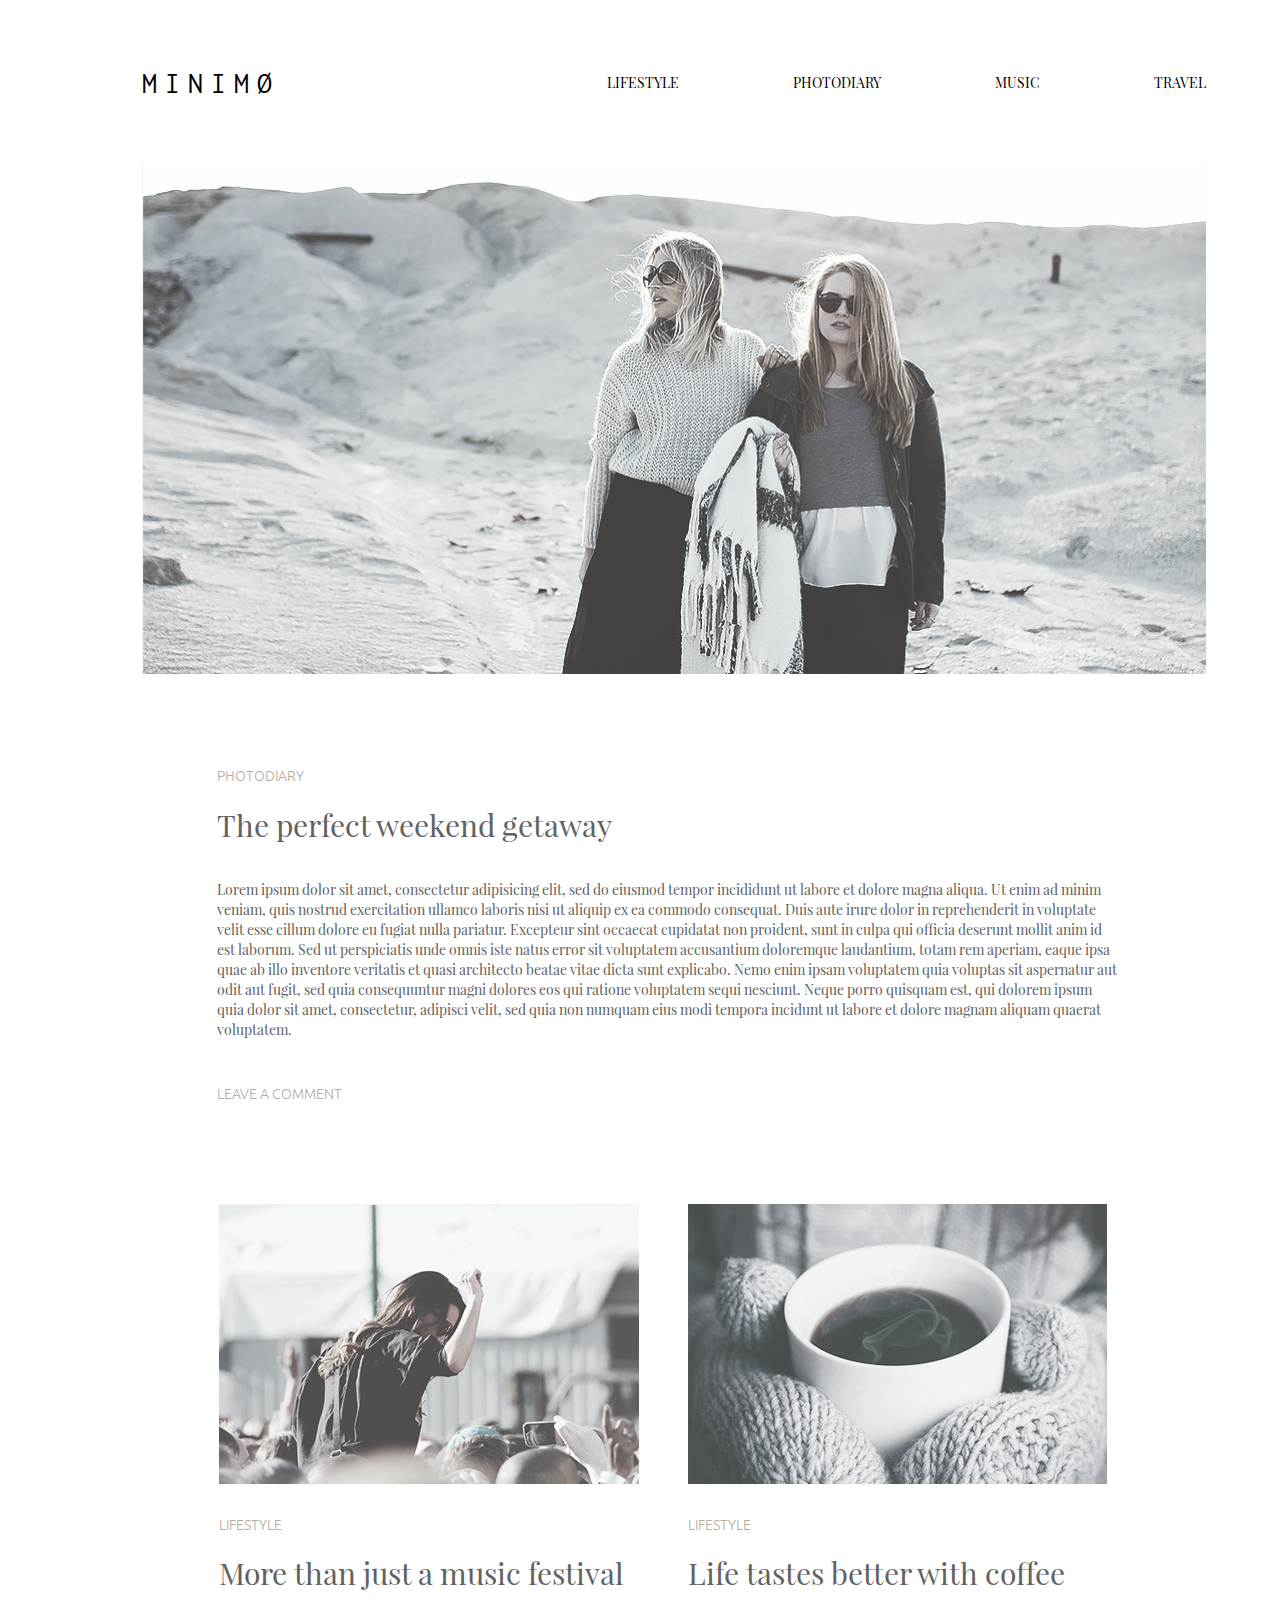
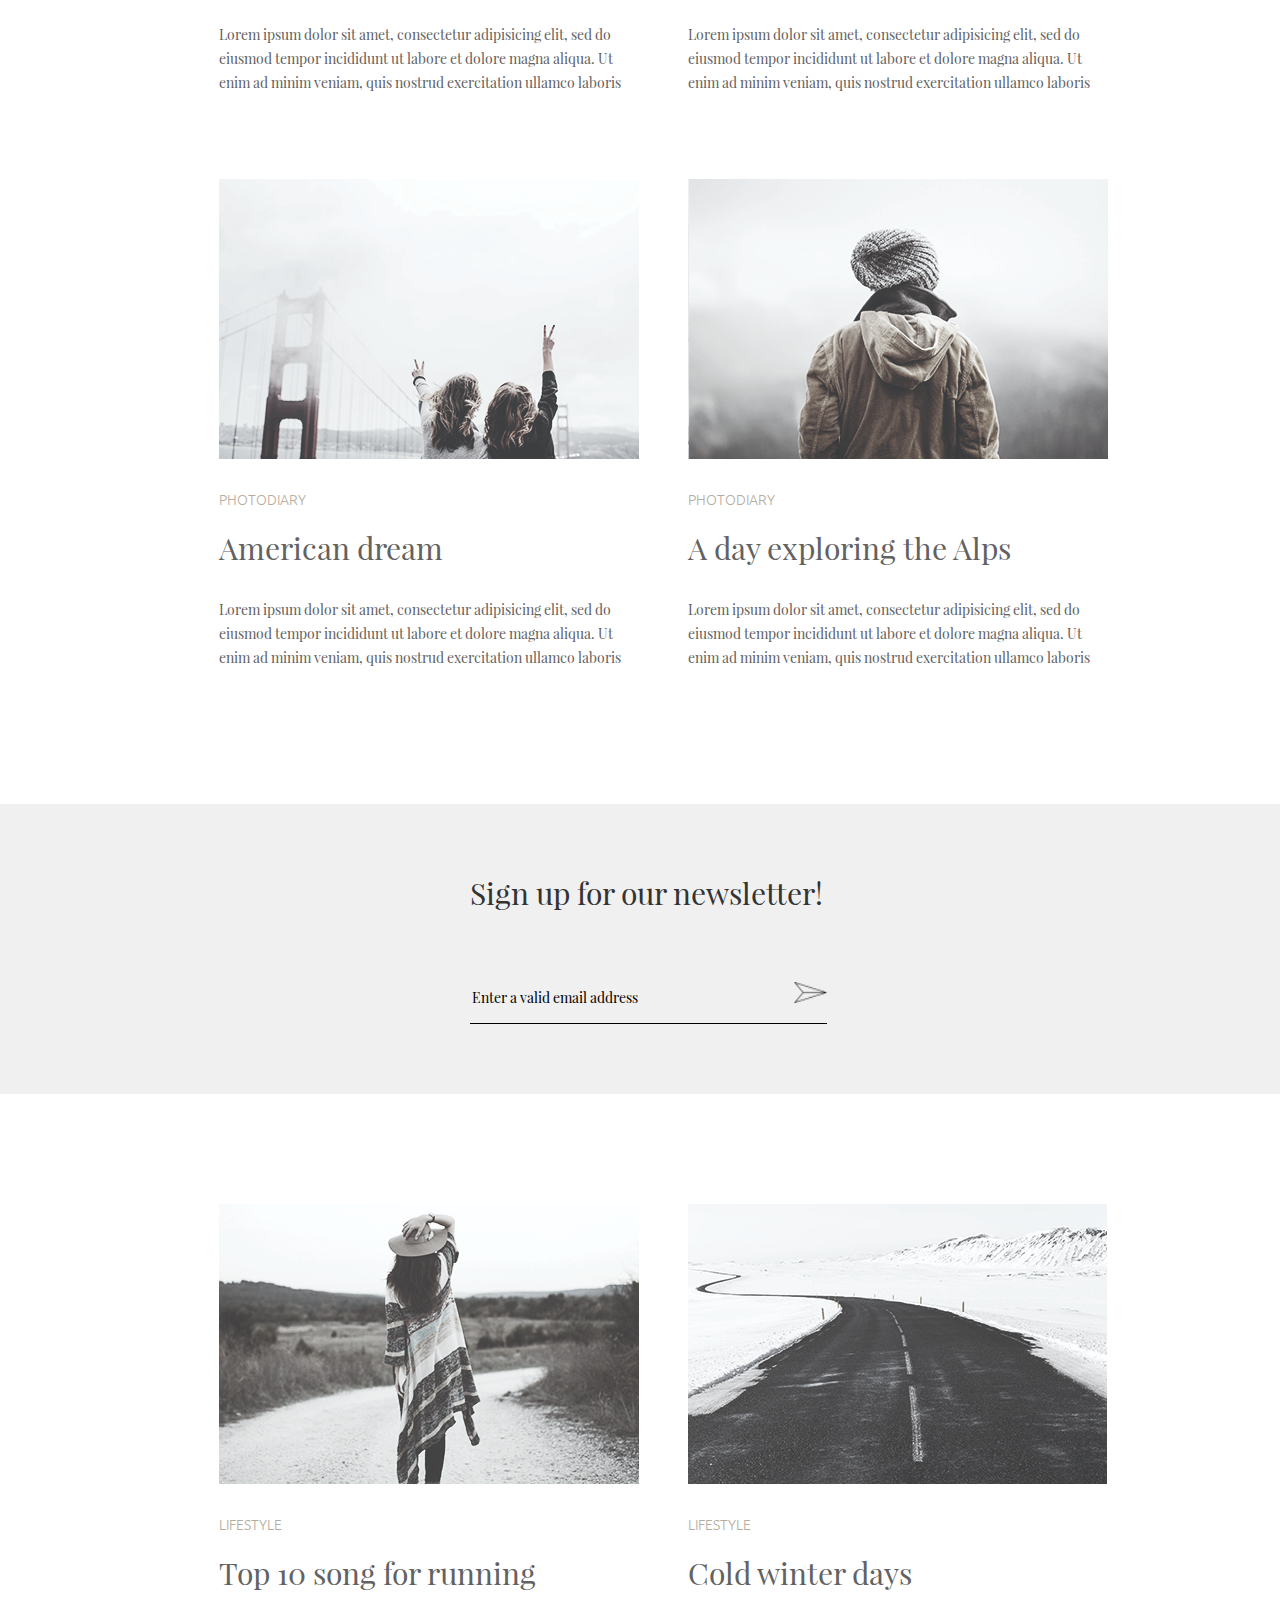
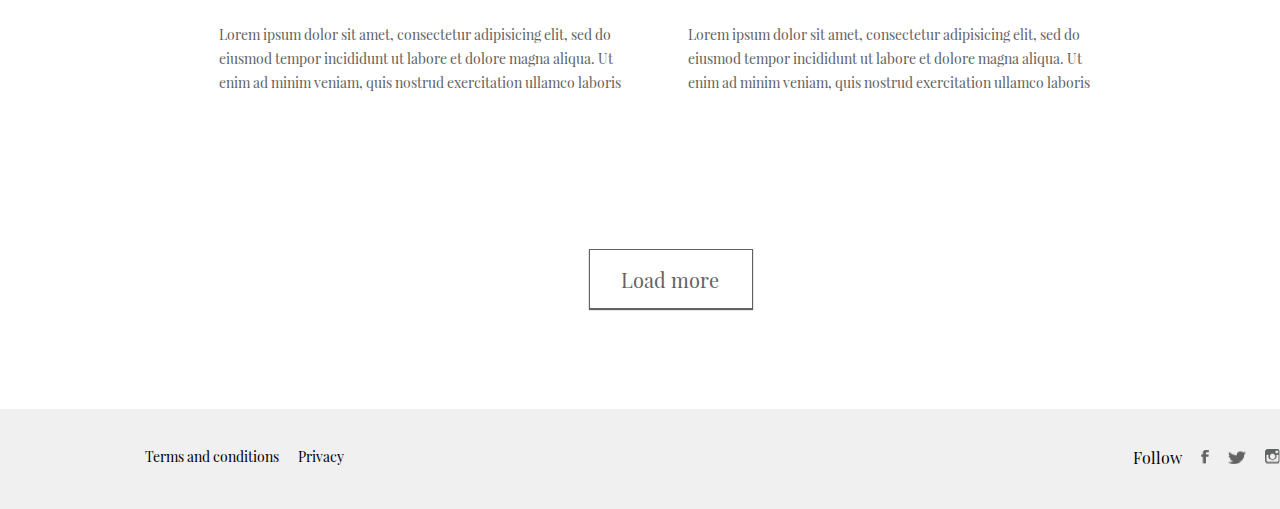
<file: index.html>
<!DOCTYPE html>
<html>
<head>
	<title>Project</title>
	<meta charset="utf-8">
	<link rel="stylesheet" type="text/css" href="css/reset.css">
	<link rel="stylesheet" type="text/css" href="css/style.css">
	<link rel="stylesheet" type="text/css" href="css/stylesheet1.css"><!--Inconsolata-->
	<link rel="stylesheet" type="text/css" href="css/stylesheet2.css"><!--playFair-->
	<link rel="stylesheet" type="text/css" href="css/stylesheet3.css"><!--UbuntuLight-->
</head>
<body>
	<div class="main-container">
		<header class="header">
			<h1 class="h1 uppercase floatleft">
				minimø
			</h1>
			<nav class="nav floatright">
				<ul class="nav-ul">
					<li class="nav-li inline-b uppercase">
						<a href="#1" class="nav-a">lifestyle</a>
					</li>
					<li class="nav-li inline-b uppercase">
						<a href="#2" class="nav-a">photodiary</a>
					</li>
					<li class="nav-li inline-b uppercase">
						<a href="#3" class="nav-a">music</a>
					</li>
					<li class="nav-li inline-b uppercase">
						<a href="#4" class="nav-a">travel</a>
					</li>
				</ul>
			</nav>
		</header>
		<section class="section1" id="1">
			<div class="section1-div1"></div>
			<div class="section1-div2">
				<div class="div-contained">
					<h4 class="section1-div2-h4 uppercase">photodiary</h4>
					<h1 class="section1-div2-h1">The perfect weekend getaway</h1>
					<p class="section1-div2-p">Lorem ipsum dolor sit amet, consectetur adipisicing elit, sed do eiusmod tempor incididunt ut labore et dolore magna aliqua. Ut enim ad minim veniam, quis nostrud exercitation ullamco laboris nisi ut aliquip ex ea commodo consequat. Duis aute irure dolor in reprehenderit in voluptate velit esse cillum dolore eu fugiat nulla pariatur. Excepteur sint occaecat cupidatat non proident, sunt in culpa qui officia deserunt mollit anim id est laborum. Sed ut perspiciatis unde omnis iste natus error sit voluptatem accusantium doloremque laudantium, totam rem aperiam, eaque ipsa quae ab illo inventore veritatis et quasi architecto beatae vitae dicta sunt explicabo. Nemo enim ipsam voluptatem quia voluptas sit aspernatur aut odit aut fugit, sed quia consequuntur magni dolores eos qui ratione voluptatem sequi nesciunt. Neque porro quisquam est, qui dolorem ipsum quia dolor sit amet, consectetur, adipisci velit, sed quia non numquam eius modi tempora incidunt ut labore et dolore magnam aliquam quaerat voluptatem.</p>
					<h4 class="section1-div2-h4 uppercase">Leave a comment</h4>
				</div>
			</div>
		</section>
		<section class="section2" id="2">
			<div class="section2-div box1 inline-b">
				<img src="img/21.jpg" class="box-image" alt="image">
				<h4 class="box-h4 uppercase">Lifestyle</h4>
				<h1 class="box-h1">More than just a music festival </h1>
				<p class="box-p">Lorem ipsum dolor sit amet, consectetur adipisicing elit, sed do eiusmod tempor incididunt ut labore et dolore magna aliqua. Ut enim ad minim veniam, quis nostrud exercitation ullamco laboris</p>
			</div>
			<div class="section2-div box2 inline-b">
				<img src="img/22.jpg" class="box-image" alt="image">
				<h4 class="box-h4 uppercase">Lifestyle</h4>
				<h1 class="box-h1">Life tastes better with coffee</h1>
				<p class="box-p">Lorem ipsum dolor sit amet, consectetur adipisicing elit, sed do eiusmod tempor incididunt ut labore et dolore magna aliqua. Ut enim ad minim veniam, quis nostrud exercitation ullamco laboris</p>
			</div>
		</section>
		<section class="section2">
			<div class="section2-div box1 inline-b">
				<img src="img/31.jpg" class="box-image" alt="image">
				<h4 class="box-h4 uppercase">photodiary</h4>
				<h1 class="box-h1">American dream</h1>
				<p class="box-p">Lorem ipsum dolor sit amet, consectetur adipisicing elit, sed do eiusmod tempor incididunt ut labore et dolore magna aliqua. Ut enim ad minim veniam, quis nostrud exercitation ullamco laboris</p>
			</div>
			<div class="section2-div box2 inline-b">
				<img src="img/32.jpg" class="box-image" alt="image">
				<h4 class="box-h4 uppercase">photodiary</h4>
				<h1 class="box-h1">A day exploring the Alps</h1>
				<p class="box-p">Lorem ipsum dolor sit amet, consectetur adipisicing elit, sed do eiusmod tempor incididunt ut labore et dolore magna aliqua. Ut enim ad minim veniam, quis nostrud exercitation ullamco laboris</p>
			</div>
		</section>
	</div>
	<div class="grey-container" id="3">
		<h1 class="grey-cont-h1">Sign up for our newsletter!</h1>
		<div class="form-div">
			<form>
				<input type="email" name="email" value="Enter a valid email address">
				<input type="image" src="img/submit.png" alt="Submit" width="33" 
				height="21">
			</form>
		</div>
	</div>
	<div class="main-container">
		<section class="section2">
			<div class="section2-div box1 inline-b">
				<img src="img/41.jpg" class="box-image" alt="image">
				<h4 class="box-h4 uppercase">Lifestyle</h4>
				<h1 class="box-h1">Top 10 song for running</h1>
				<p class="box-p">Lorem ipsum dolor sit amet, consectetur adipisicing elit, sed do eiusmod tempor incididunt ut labore et dolore magna aliqua. Ut enim ad minim veniam, quis nostrud exercitation ullamco laboris</p>
			</div>
			<div class="section2-div box2 inline-b">
				<img src="img/42.jpg" class="box-image" alt="image">
				<h4 class="box-h4 uppercase">Lifestyle</h4>
				<h1 class="box-h1">Cold winter days</h1>
				<p class="box-p">Lorem ipsum dolor sit amet, consectetur adipisicing elit, sed do eiusmod tempor incididunt ut labore et dolore magna aliqua. Ut enim ad minim veniam, quis nostrud exercitation ullamco laboris</p>
			</div>
		</section>
		<div class="little-div">
			Load more
		</div>
	</div>
	<footer class="footer" id="4">
		<div class="footer-div floatleft">
			<h2 class="footer-h2 inline-b">Terms and conditions</h2>
			<h2 class="footer-h2 inline-b">Privacy</h2>
		</div>
		<nav class="footer-nav floatright">
			<ul class="nav-ul">
				<li class="nav-li inline-b">Follow</li>
				<li class="nav-li inline-b">
					<a href="https://www.facebook.com">
						<img src="img/fb.png" class="img1" alt="facebook">
					</a>
				</li>
				<li class="nav-li inline-b">
					<a href="https://www.twitter.com">
						<img src="img/twit.png" class="img2" alt="twitter">
					</a>
				</li>
				<li class="nav-li inline-b">
					<a href="https://www.instagram.com">
						<img src="img/ins.png" class="img3" alt="instagram">
					</a>
				</li>
			</ul>
		</nav>
	</footer>
</body>
</html>
</file>
<file: css/style.css>
.main-container{
	width: 1200px;
	margin-left: 74px;
}

/*main functions*/
.inline-b{
	display: inline-block;
}

.uppercase{
	text-transform: uppercase;
}
.floatleft{
	float: left;
}
.floatright{
	float: right;
}
/*main functions*/

/*header*/
header{
	height: 164px;
	padding: 68px;
}
header h1{
	font-size: 30px;
	font-family: 'Inconsolata';
	margin-right: 210px;
	letter-spacing: 8px;
}
.nav-li a{
	font-size: 14px;
	font-family: 'Playfair Display';
	margin-left: 110px;
	line-height: 30px;
}
/*header*/

/*first section*/
.section1{
	height: 1010px;
}
.section1-div1{
	height: 510px;
	background-image: url('../img/img1.jpg');
	background-repeat: no-repeat;
	background-size: contain;
	background-position: center;
}
.section1-div2{
	height: 500px;
}
.div-contained{
	width: 900px;
	height: 360px;
	margin-top: 95px;
	margin-left: 143px;
}
.section1-div2-h4{
	font-size: 14px;
	font-family: 'Ubuntu';
	color: #B4AD9E;
	margin-bottom: 27px;
}
.section1-div2-h1{
	font-size: 30px;
	font-family: 'Playfair Display';
	color: #626262;
	margin-bottom: 40px;
}
.section1-div2-p{
	font-size: 14px;
	font-family: 'Playfair Display';
	color: #626262;
	margin-bottom: 47px;
	line-height: 20px;
}
.section1-div2-h4{
	font-size: 14px;
	font-family: 'Ubuntu';
	color: #B4AD9E;
}
/*first section*/

/*sections of boxes*/
.section2{
	height: 575px;
}

.section2-div{
	width: 420px;
	height: 485px;
}

.box1{
	margin: 30px 45px 30px 145px;
}

.box2{
	margin: 30px 145px 30px auto;
}

.box-image{
	margin-bottom: 31px;
}
.box-h4{
    margin-bottom: 26px;
    font-size: 14px;
    font-family: 'Ubuntu';
    color: #B4AD9E;
}
.box-h1{
    margin-bottom: 35px;
    font-size: 30px;
    font-family: 'Playfair Display';
    color: #626262;
}
.box-p{
	font-size: 14px;
	font-family: 'Playfair Display';
	line-height: 24px;
	color: #626262;
}
/*sections of boxes*/

/*grey container*/
.grey-container{
	width: 1349px;
	height: 290px;
	background-color: #F0F0F0;
	margin-top: 80px;
	margin-bottom: 80px;
}
.grey-cont-h1{
	font-size: 30px;
	font-family: 'Playfair Display';
	color: #333333;
	padding-left: 470px;
	padding-top: 74px;
}
.form-div{
	padding-left: 470px;
	padding-top: 74px;
}
form{
	display: inline-block;
	padding-bottom: 15px;
	border-bottom: 1px solid black;
}
input[type=email]{
	width: 320px;
	background-color:#F0F0F0;
	border: none;
	font-size: 14px;
	font-family: 'Playfair Display';
}
/*grey container*/

/*lead-more*/
.little-div{
	margin: 100px auto 100px 515px;
	padding: 20px 31px;
	width: 164px;
	height: 60px;
	border: 1px solid #626262;
	box-shadow: 0 1px 1px 0 #626262;
	font-size: 20px;
	font-family: 'Playfair Display';
	color: #626262;
	/*line-height: 30px;*/
}
/*lead-more*/

/*footer*/
footer{
	width: 1349px;
	height: 100px;
	background: #F0F0F0;
}
footer div{
	width: 211px;
	height: 15px;
	margin-top: 40px;
	margin-left: 145px;
}
.footer-h2:first-child{
	margin-right: 15px;
}
.footer-nav{
	margin-top: 35px;
	margin-right: 69px;
}
.footer-h2{
	font-size: 14px;
	font-family: 'Playfair Display';
}
footer .nav-li a{
	margin-left: 15px;
}
.img1{
	width: 8px;
	height: 14px;
}
.img2{
	width: 18px;
	height: 13px;
}
.img3{
	width: 15px;
	height: 15px;
}
footer .nav-li:first-child{
	font-family: 14px;
	font-family: 'Playfair Display';
}
/*footer*/
</file>
<file: css/stylesheet1.css>
@font-face {
    font-family: 'Inconsolata';
    src: url('../fonts/Inconsolata-Regular/Inconsolata-Regular.eot');
    src: url('../fonts/Inconsolata-Regular/Inconsolata-Regular.eot?#iefix') format('embedded-opentype'),
        url('../fonts/Inconsolata-Regular/Inconsolata-Regular.woff2') format('woff2'),
        url('../fonts/Inconsolata-Regular/Inconsolata-Regular.woff') format('woff'),
        url('../fonts/Inconsolata-Regular/Inconsolata-Regular.ttf') format('truetype'),
        url('../fonts/Inconsolata-Regular/Inconsolata-Regular.svg#Inconsolata-Regular') format('svg');
    font-weight: normal;
    font-style: normal;
}
</file>
<file: css/stylesheet2.css>
@font-face {
    font-family: 'Playfair Display';
    src: url('../fonts/PlayfairDisplay-Regular/PlayfairDisplay-Regular.eot');
    src: url('../fonts/PlayfairDisplay-Regular/PlayfairDisplay-Regular.eot?#iefix') format('embedded-opentype'),
        url('../fonts/PlayfairDisplay-Regular/PlayfairDisplay-Regular.woff2') format('woff2'),
        url('../fonts/PlayfairDisplay-Regular/PlayfairDisplay-Regular.woff') format('woff'),
        url('../fonts/PlayfairDisplay-Regular/PlayfairDisplay-Regular.ttf') format('truetype'),
        url('../fonts/PlayfairDisplay-Regular/PlayfairDisplay-Regular.svg#PlayfairDisplay-Regular') format('svg');
    font-weight: normal;
    font-style: normal;
}
</file>
<file: css/stylesheet3.css>
@font-face {
    font-family: 'Ubuntu';
    src: url('../fonts/Ubuntu-Light/Ubuntu-Light.eot');
    src: url('../fonts/Ubuntu-Light/Ubuntu-Light.eot?#iefix') format('embedded-opentype'),
        url('../fonts/Ubuntu-Light/Ubuntu-Light.woff2') format('woff2'),
        url('../fonts/Ubuntu-Light/Ubuntu-Light.woff') format('woff'),
        url('../fonts/Ubuntu-Light/Ubuntu-Light.ttf') format('truetype'),
        url('../fonts/Ubuntu-Light/Ubuntu-Light.svg#Ubuntu-Light') format('svg');
    font-weight: 300;
    font-style: normal;
}
</file>
